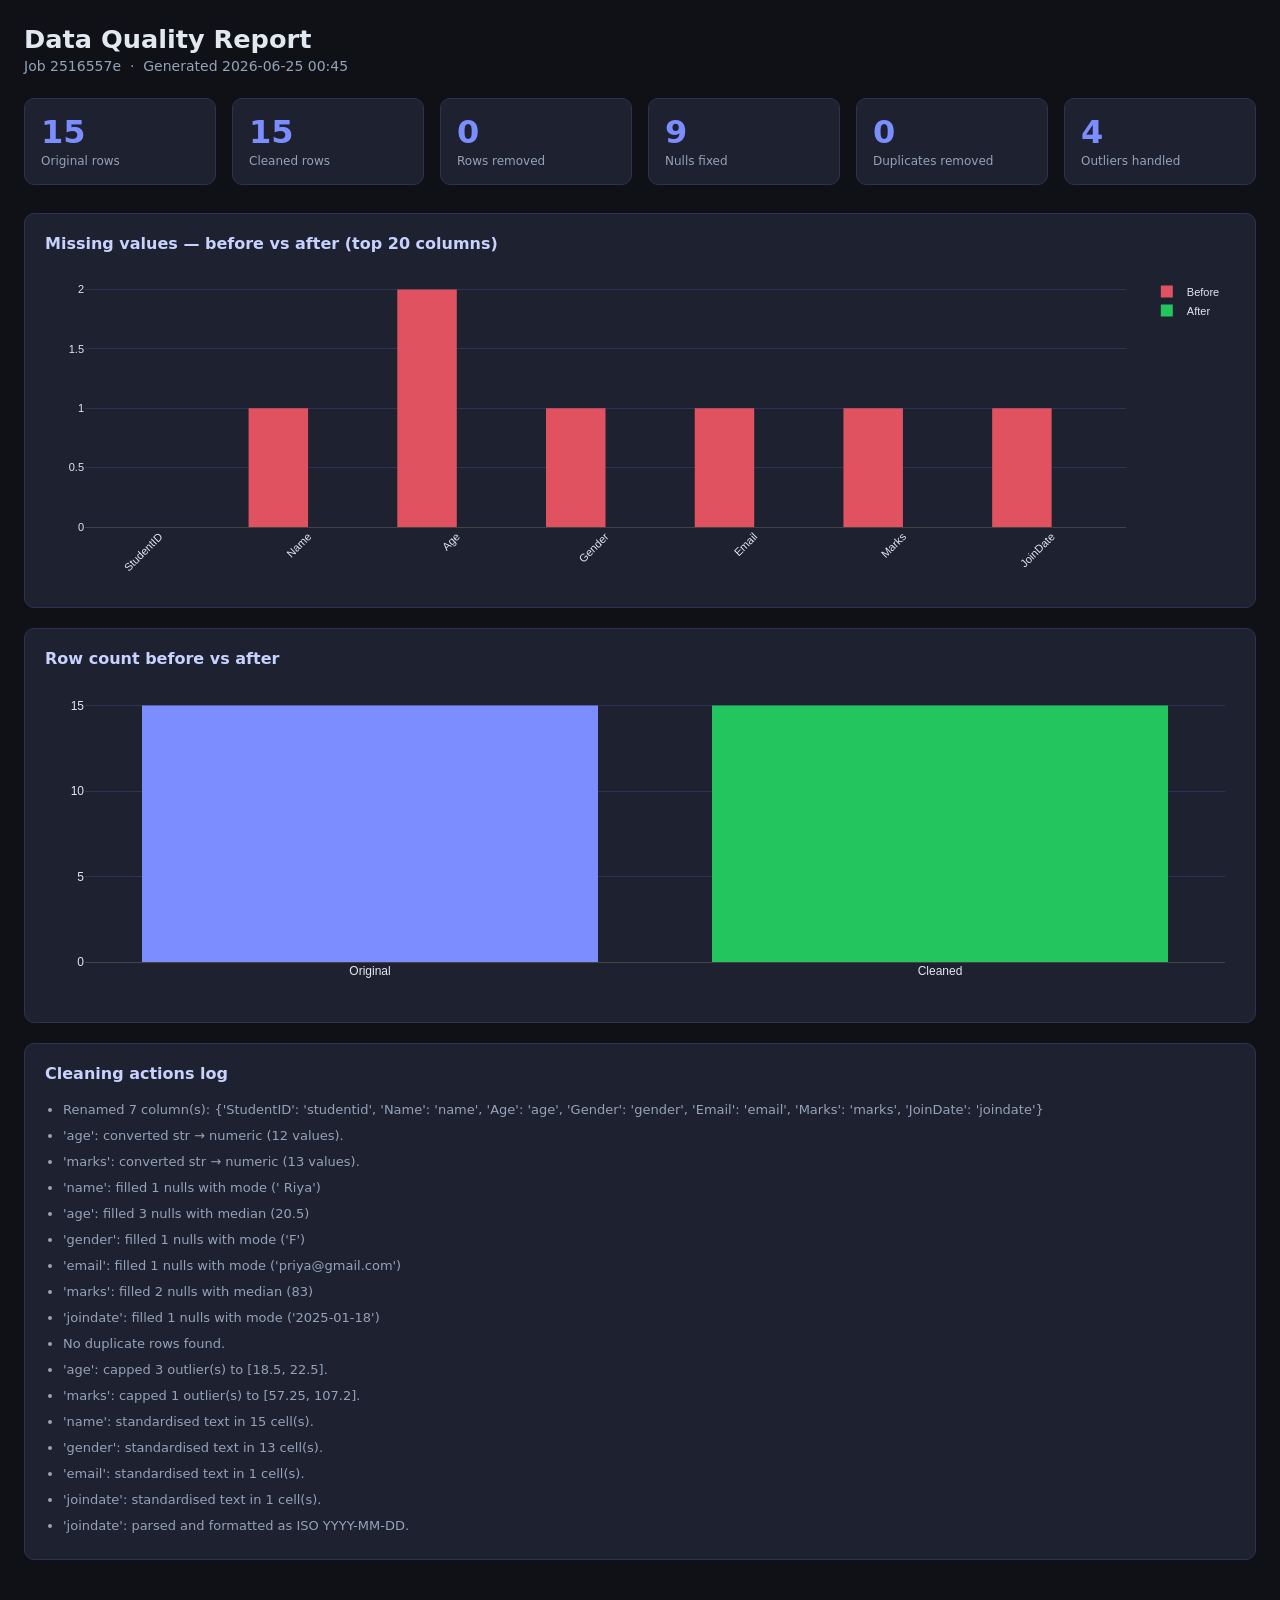
<file: backend/reports/2516557eb26245268bd229066433676d.html>
<!DOCTYPE html>
<html lang="en">
<head>
<meta charset="UTF-8">
<meta name="viewport" content="width=device-width,initial-scale=1">
<title>Data Quality Report — 2516557e</title>
<script src="https://cdn.plot.ly/plotly-2.27.0.min.js"></script>
<style>
  *{box-sizing:border-box;margin:0;padding:0}
  body{font-family:system-ui,sans-serif;background:#0f1117;color:#e2e8f0;padding:24px}
  h1{font-size:1.6rem;font-weight:600;margin-bottom:4px}
  .sub{color:#94a3b8;font-size:.875rem;margin-bottom:24px}
  .grid{display:grid;grid-template-columns:repeat(auto-fit,minmax(160px,1fr));gap:16px;margin-bottom:28px}
  .card{background:#1e2130;border-radius:10px;padding:16px;border:1px solid #2d3352}
  .card .val{font-size:2rem;font-weight:700;color:#7c8dff;line-height:1.1}
  .card .lbl{font-size:.75rem;color:#94a3b8;margin-top:4px}
  .section{background:#1e2130;border-radius:10px;padding:20px;margin-bottom:20px;border:1px solid #2d3352}
  .section h2{font-size:1rem;font-weight:600;margin-bottom:14px;color:#c7d2fe}
  ul.audit{padding-left:18px;color:#94a3b8;font-size:.8125rem;line-height:2}
  #chart1,#chart2{height:320px}
</style>
</head>
<body>
<h1>Data Quality Report</h1>
<p class="sub">Job 2516557e &nbsp;·&nbsp; Generated 2026-06-25 00:45</p>

<div class="grid">
  <div class="card"><div class="val">15</div><div class="lbl">Original rows</div></div>
  <div class="card"><div class="val">15</div><div class="lbl">Cleaned rows</div></div>
  <div class="card"><div class="val">0</div><div class="lbl">Rows removed</div></div>
  <div class="card"><div class="val">9</div><div class="lbl">Nulls fixed</div></div>
  <div class="card"><div class="val">0</div><div class="lbl">Duplicates removed</div></div>
  <div class="card"><div class="val">4</div><div class="lbl">Outliers handled</div></div>
</div>

<div class="section"><h2>Missing values — before vs after (top 20 columns)</h2><div id="chart1"></div></div>
<div class="section"><h2>Row count before vs after</h2><div id="chart2"></div></div>
<div class="section"><h2>Cleaning actions log</h2><ul class="audit"><li>Renamed 7 column(s): {'StudentID': 'studentid', 'Name': 'name', 'Age': 'age', 'Gender': 'gender', 'Email': 'email', 'Marks': 'marks', 'JoinDate': 'joindate'}</li><li>'age': converted str → numeric (12 values).</li><li>'marks': converted str → numeric (13 values).</li><li>'name': filled 1 nulls with mode ('  Riya')</li><li>'age': filled 3 nulls with median (20.5)</li><li>'gender': filled 1 nulls with mode ('F')</li><li>'email': filled 1 nulls with mode ('priya@gmail.com')</li><li>'marks': filled 2 nulls with median (83)</li><li>'joindate': filled 1 nulls with mode ('2025-01-18')</li><li>No duplicate rows found.</li><li>'age': capped 3 outlier(s) to [18.5, 22.5].</li><li>'marks': capped 1 outlier(s) to [57.25, 107.2].</li><li>'name': standardised text in 15 cell(s).</li><li>'gender': standardised text in 13 cell(s).</li><li>'email': standardised text in 1 cell(s).</li><li>'joindate': standardised text in 1 cell(s).</li><li>'joindate': parsed and formatted as ISO YYYY-MM-DD.</li></ul></div>

<script>
Plotly.newPlot('chart1',
  [{name:'Before',type:'bar',x:["StudentID", "Name", "Age", "Gender", "Email", "Marks", "JoinDate"],y:[0, 1, 2, 1, 1, 1, 1],marker:{color:'#e05260'}},
   {name:'After', type:'bar',x:["StudentID", "Name", "Age", "Gender", "Email", "Marks", "JoinDate"],y:[0, 0, 0, 0, 0, 0, 0], marker:{color:'#22c55e'}}],
  {barmode:'group',paper_bgcolor:'transparent',plot_bgcolor:'transparent',
    font:{color:'#e2e8f0',size:11},margin:{t:10,b:60,l:40,r:10},
    xaxis:{tickangle:-45},yaxis:{gridcolor:'#2d3352'}},
  {responsive:true,displayModeBar:false});

Plotly.newPlot('chart2',
  [{type:'bar',x:['Original','Cleaned'],y:[15,15],
     marker:{color:['#7c8dff','#22c55e']}}],
  {paper_bgcolor:'transparent',plot_bgcolor:'transparent',
    font:{color:'#e2e8f0',size:12},margin:{t:10,b:40,l:40,r:10},
    yaxis:{gridcolor:'#2d3352'}},
  {responsive:true,displayModeBar:false});
</script>
</body></html>
</file>
